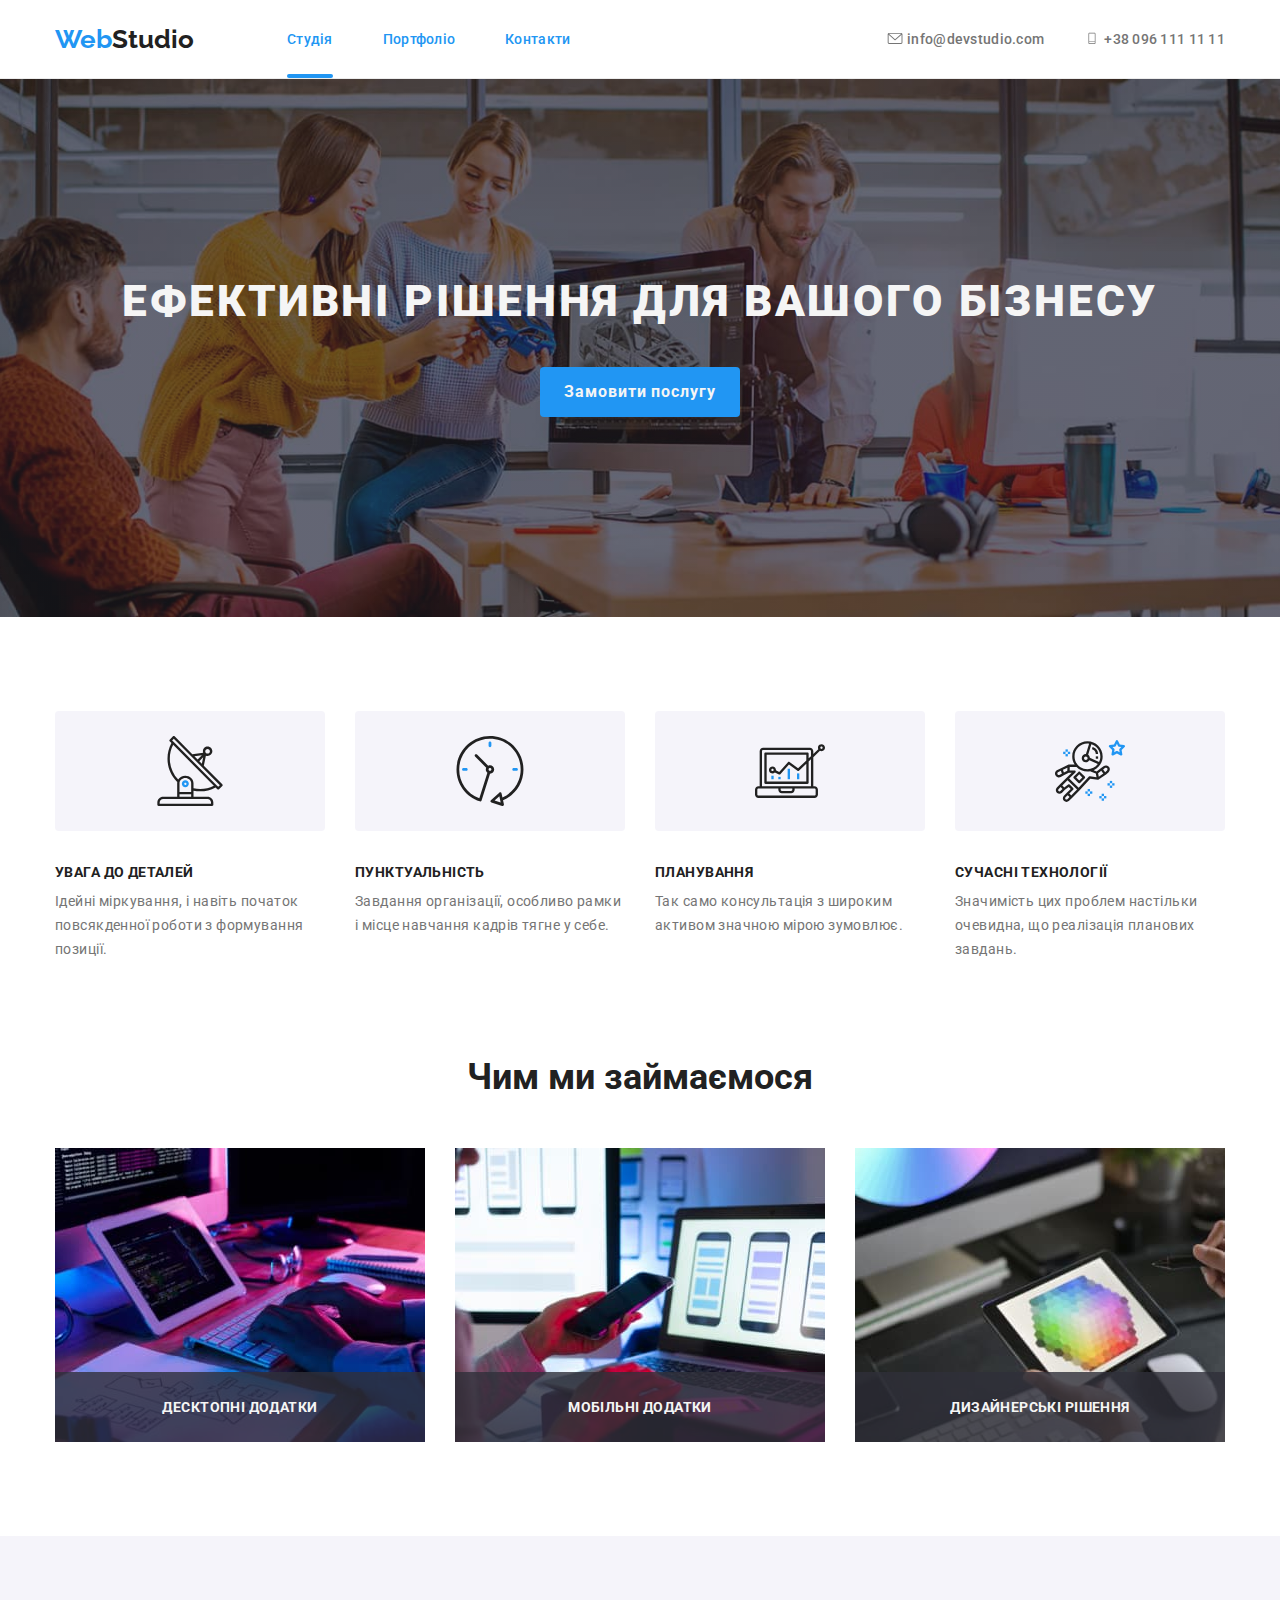
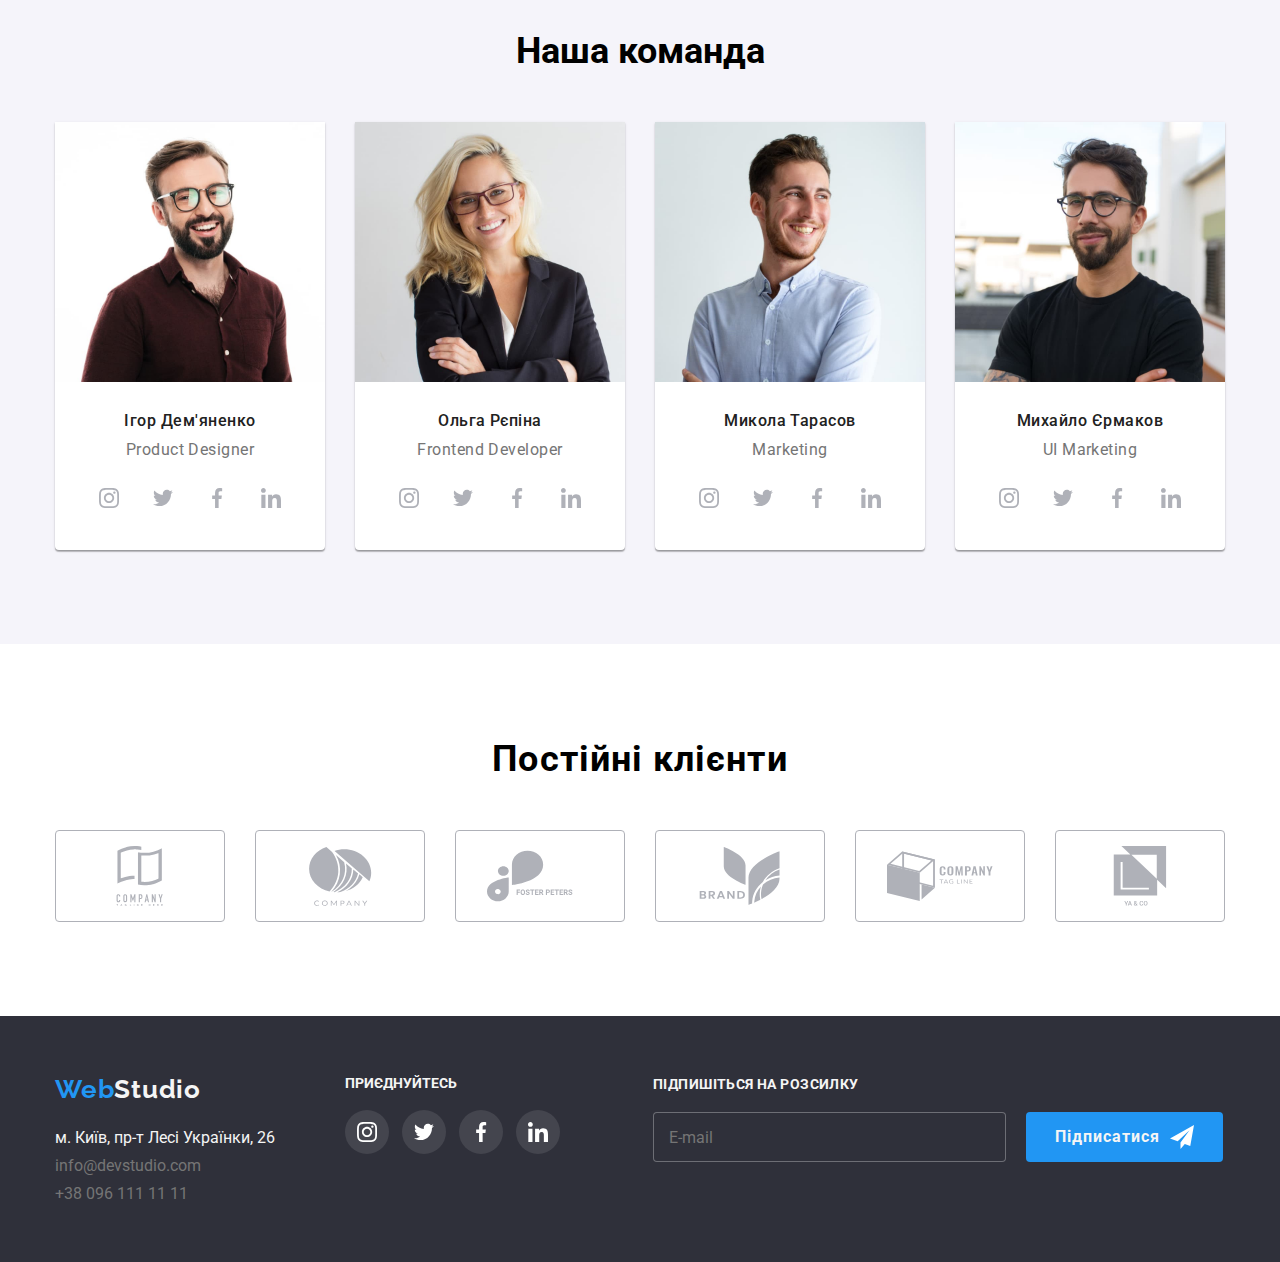
<file: index.html>
<!DOCTYPE html>
<html lang="en">

<head>
  <meta charset="UTF-8" />
  <meta name="viewport" content="width=device-width, initial-scale=1.0" />
  <title>Document</title>

  <link rel="preconnect" href="https://fonts.googleapis.com" />
  <link rel="preconnect" href="https://fonts.gstatic.com" crossorigin />
  <link href="https://fonts.googleapis.com/css2?family=Raleway:ital@0;1&family=Roboto:wght@400;500;700&display=swap"
    rel="stylesheet" />

  <link rel="stylesheet"
    href="https://cdnjs.cloudflare.com/ajax/libs/modern-normalize/2.0.0/modern-normalize.min.css" />

  <link rel="stylesheet" href="./css/normalize.css" />

  <link rel="stylesheet" href="./css/styles.css" />
</head>

<body>
  <!--Шапка сайта-->
  <header>
    <div class="border-header">
      <nav class="container main-nav">
        <a href="./index.html" class="logo">
          <span class="logo-color">Web</span>Studio
        </a>
        <ul class="site-nav link">
          <li class="item current-page">
            <a href="./index.html" class="link">Студія</a>
          </li>
          <li class="item">
            <a href="./portfolio.html" class="link">Портфоліо</a>
          </li>
          <li class="item"><a href="" class="link">Контакти</a></li>
        </ul>

        <ul class="contacts">
          <li class="item">
            <svg class="icon" width="16" height="12">
              <use href="./images/sprite.svg#icon-envelope"></use>
            </svg>
            <a href="" class="nav">info@devstudio.com</a>
          </li>
          <li class="item">
            <svg class="icon" widht="16" height="12">
              <use href="./images/sprite.svg#icon-Vector"></use>
            </svg>
            <a href="" class="phone">+38 096 111 11 11</a>
          </li>
        </ul>
      </nav>
    </div>
  </header>

  <main>
    <!--Герой-->
    <div class="overlay">
      <section class="hero">
        <div class="hero-list">
          <h1 class="hero-title">ЕФЕКТИВНІ РІШЕННЯ ДЛЯ ВАШОГО БІЗНЕСУ</h1>
          <button class="button button-hero" data-modal-open>
            Замовити послугу
          </button>
        </div>
        <div class="backdrop is-hidden" data-modal>
          <div class="modal">
            <p class="title-modal">Залиште свої дані, ми вам передзвонимо</p>

            <form class="form">
              <div class="form-field">
                <label for="name" class="form-label">Ім'я</label>
                <div class="icon-input">
                  <input class="form-input" type="text" name="name" id="name" />
                  <svg class="icon-modal">
                    <use href="./images/icon-sprite.svg#icon-Vector-3"></use>
                  </svg>
                </div>
              </div>
              <div class="form-field">
                <label for="tel">Телефон</label>
                <div class="icon-input">
                  <input class="form-input" type="tel" name="tel" id="tel" />
                  <svg class="icon-modal">
                    <use href="./images/icon-sprite.svg#icon-Vector-4"></use>
                  </svg>
                </div>
              </div>
              <div class="form-field">
                <label for="mail">Пошта</label>
                <div class="icon-input">
                  <input class="form-input" type="email" name="mail" id="mail" />
                  <svg class="icon-modal">
                    <use href="./images/icon-sprite.svg#icon-Vector-5"></use>
                  </svg>
                </div>
              </div>
              <div class="form-field">
                <label for="comment">Коментар</label>
                <textarea class="comment" name="comment" id="comment" rows="10" placeholder="Введіть текст"></textarea>
              </div>

              <div class="policy">
                <label class="label">
                  <input class="checkbox" type="checkbox" name="policy" value="" />
                  <span class="icon-checkbox"></span>
                  Погоджуюся з розсилкою та приймаю Умови договору
                </label>
              </div>

              <div class="btn-send-wrapper">
                <button type="submit" class="btn-send">Відправити</button>
              </div>
            </form>

            <div class="btn-close">
              <div class="icon-close" data-modal-close></div>
            </div>
          </div>
        </div>
      </section>
    </div>

    <!--Переваги-->
    <div class="container">
      <section>
        <ul class="feature-list">
          <div class="works">
            <li class="list-item icon-antenna">
              <h3 class="section-title">УВАГА ДО ДЕТАЛЕЙ</h3>
              <p class="text">
                Ідейні міркування, і навіть початок повсякденної роботи з
                формування позиції.
              </p>
            </li>
          </div>
          <div class="works">
            <li class="list-item icon-clock">
              <h3 class="section-title">ПУНКТУАЛЬНІСТЬ</h3>
              <p class="text">
                Завдання організації, особливо рамки і місце навчання кадрів
                тягне у себе.
              </p>
            </li>
          </div>
          <div class="works">
            <li class="list-item icon-diagram">
              <h3 class="section-title">ПЛАНУВАННЯ</h3>
              <p class="text">
                Так само консультація з широким активом значною мірою
                зумовлює.
              </p>
            </li>
          </div>
          <div class="works">
            <li class="list-item icon-astronaut">
              <h3 class="section-title">СУЧАСНІ ТЕХНОЛОГІЇ</h3>
              <p class="text">
                Значимість цих проблем настільки очевидна, що реалізація
                планових завдань.
              </p>
            </li>
          </div>
        </ul>
      </section>
    </div>

    <!--Приклади робіт-->
    <div class="container">
      <h2 class="section-work">Чим ми займаємося</h2>

      <ul class="work-list">
        <li class="item">
          <div class="product-name">
            <img src="./images/box1.jpg" alt="" width="370" />
            <p class="product-actions">ДЕСКТОПНІ ДОДАТКИ</p>
          </div>
        </li>

        <li class="item">
          <div class="product-name">
            <img src="./images/box2.jpg" alt="" width="370" />
            <p class="product-actions">МОБІЛЬНІ ДОДАТКИ</p>
          </div>
        </li>

        <li class="item">
          <div class="product-name">
            <img src="./images/box3.jpg" alt="" width="370" />
            <p class="product-actions">ДИЗАЙНЕРСЬКІ РІШЕННЯ</p>
          </div>
        </li>
      </ul>
    </div>

    <section class="section-command">
      <!--Наша команда-->
      <div class="bcg-section">
        <div class="container">
          <h2 class="section-list">Наша команда</h2>
          <ul class="command">
            <li class="item-box">
              <img src="images/img(1).jpg" alt="Product Designer" width="270" />
              <div class="team-wrapper">
                <h3 class="name">Ігор Дем'яненко</h3>
                <p class="profession">Product Designer</p>

                <div class="social-icon">
                  <a href="" class="social-links">
                    <svg class="icon-links">
                      <use href="./images/sprite.svg#icon-instagram-2-1"></use>
                    </svg>
                  </a>

                  <a href="" class="social-links">
                    <svg class="icon-links">
                      <use href="./images/sprite.svg#icon-twitter-1-1"></use>
                    </svg>
                  </a>

                  <a href="" class="social-links">
                    <svg class="icon-links">
                      <use href="./images/sprite.svg#icon-facebook-1-1"></use>
                    </svg>
                  </a>

                  <a href="" class="social-links">
                    <svg class="icon-links">
                      <use href="./images/sprite.svg#icon-linkedin-1-1"></use>
                    </svg>
                  </a>
                </div>
              </div>
            </li>

            <li class="item-box">
              <img src="images/img(2).jpg" alt="Frontend Developer" width="270" />
              <div class="team-wrapper">
                <h3 class="name">Ольга Рєпіна</h3>
                <p class="profession">Frontend Developer</p>

                <div class="social-icon">
                  <a href="" class="social-links">
                    <svg class="icon-links">
                      <use href="./images/sprite.svg#icon-instagram-2-1"></use>
                    </svg>
                  </a>

                  <a href="" class="social-links">
                    <svg class="icon-links">
                      <use href="./images/sprite.svg#icon-twitter-1-1"></use>
                    </svg>
                  </a>

                  <a href="" class="social-links">
                    <svg class="icon-links">
                      <use href="./images/sprite.svg#icon-facebook-1-1"></use>
                    </svg>
                  </a>

                  <a href="" class="social-links">
                    <svg class="icon-links">
                      <use href="./images/sprite.svg#icon-linkedin-1-1"></use>
                    </svg>
                  </a>
                </div>
              </div>
            </li>

            <li class="item-box">
              <img src="images/img(3).jpg" alt="Marketing" width="270" />
              <div class="team-wrapper">
                <h3 class="name">Микола Тарасов</h3>
                <p class="profession">Marketing</p>

                <div class="social-icon">
                  <a href="" class="social-links">
                    <svg class="icon-links">
                      <use href="./images/sprite.svg#icon-instagram-2-1"></use>
                    </svg>
                  </a>

                  <a href="" class="social-links">
                    <svg class="icon-links">
                      <use href="./images/sprite.svg#icon-twitter-1-1"></use>
                    </svg>
                  </a>

                  <a href="" class="social-links">
                    <svg class="icon-links">
                      <use href="./images/sprite.svg#icon-facebook-1-1"></use>
                    </svg>
                  </a>

                  <a href="" class="social-links">
                    <svg class="icon-links">
                      <use href="./images/sprite.svg#icon-linkedin-1-1"></use>
                    </svg>
                  </a>
                </div>
              </div>
            </li>

            <li class="item-box">
              <img src="images/img(4).jpg" alt="UI Marketing" width="270" />
              <div class="team-wrapper">
                <h3 class="name">Михайло Єрмаков</h3>
                <p class="profession">UI Marketing</p>

                <div class="social-icon">
                  <a href="" class="social-links">
                    <svg class="icon-links">
                      <use href="./images/sprite.svg#icon-instagram-2-1"></use>
                    </svg>
                  </a>

                  <a href="" class="social-links">
                    <svg class="icon-links">
                      <use href="./images/sprite.svg#icon-twitter-1-1"></use>
                    </svg>
                  </a>

                  <a href="" class="social-links">
                    <svg class="icon-links">
                      <use href="./images/sprite.svg#icon-facebook-1-1"></use>
                    </svg>
                  </a>

                  <a href="" class="social-links">
                    <svg class="icon-links">
                      <use href="./images/sprite.svg#icon-linkedin-1-1"></use>
                    </svg>
                  </a>
                </div>
              </div>
            </li>
          </ul>
        </div>
      </div>
    </section>

    <div class="container">
      <div class="clients-wrapper">
        <h2 class="clients">Постійні клієнти</h2>
        <ul class="client-list">
          <li class="client-box">
            <svg class="client-logo">
              <use href="./images/sprite.svg#icon-group-1"></use>
            </svg>
          </li>
          <li class="client-box">
            <svg class="client-logo">
              <use href="./images/sprite.svg#icon-group-2"></use>
            </svg>
          </li>
          <li class="client-box">
            <svg class="client-logo">
              <use href="./images/sprite.svg#icon-group-3"></use>
            </svg>
          </li>
          <li class="client-box">
            <svg class="client-logo">
              <use href="./images/sprite.svg#icon-group-4"></use>
            </svg>
          </li>
          <li class="client-box">
            <svg class="client-logo">
              <use href="./images/sprite.svg#icon-group-5"></use>
            </svg>
          </li>
          <li class="client-box">
            <svg class="client-logo">
              <use href="./images/sprite.svg#icon-group-6"></use>
            </svg>
          </li>
        </ul>
      </div>
    </div>
  </main>

  <!--Футер-->
  <footer>
    <div class="bcg-footer">
      <div class="container">
        <div class="footer-content">
          <div class="footer-block">
            <a href="./index.html" class="logo-1">
              <span class="logo-color-1">Web</span>Studio</a>
            <ul class="address">
              <li class="street">м. Київ, пр-т Лесі Українки, 26</li>
              <li class="mail">info@devstudio.com</li>
              <li class="tel">+38 096 111 11 11</li>
            </ul>
          </div>

          <div class="footer-social">
          <div>
              <div class="icon-social"></div>
            <h3 class="footer-title">ПРИЄДНУЙТЕСЬ</h3>
            <div class="social-links-footer">
              <svg class="icon-links">
                <use href="./images/sprite.svg#icon-instagram-2-1"></use>
              </svg>
            </div>

            <div class="social-links-footer">
              <svg class="icon-links">
                <use href="./images/sprite.svg#icon-twitter-1-1"></use>
              </svg>
            </div>

            <div class="social-links-footer">
              <svg class="icon-links">
                <use href="./images/sprite.svg#icon-facebook-1-1"></use>
              </svg>
            </div>

            <div class="social-links-footer">
              <svg class="icon-links">
                <use href="./images/sprite.svg#icon-linkedin-1-1"></use>
              </svg>
            </div>
            </div>
          </div>

          <div class="mailing"><label class="label-footer" for="mail">ПІДПИШІТЬСЯ НА РОЗСИЛКУ</label>
            <div class="footer-mailing">
              <input class="input-footer" type="email" name="mail" id="mail" placeholder="E-mail" />
              <button type="submit" class="btn-footer">Підписатися</button>
            </div>
          </div>
        </div>
      </div>
    </div>
    </div>
  </footer>
  <script src="./modal.js"></script>
</body>

</html>
</file>
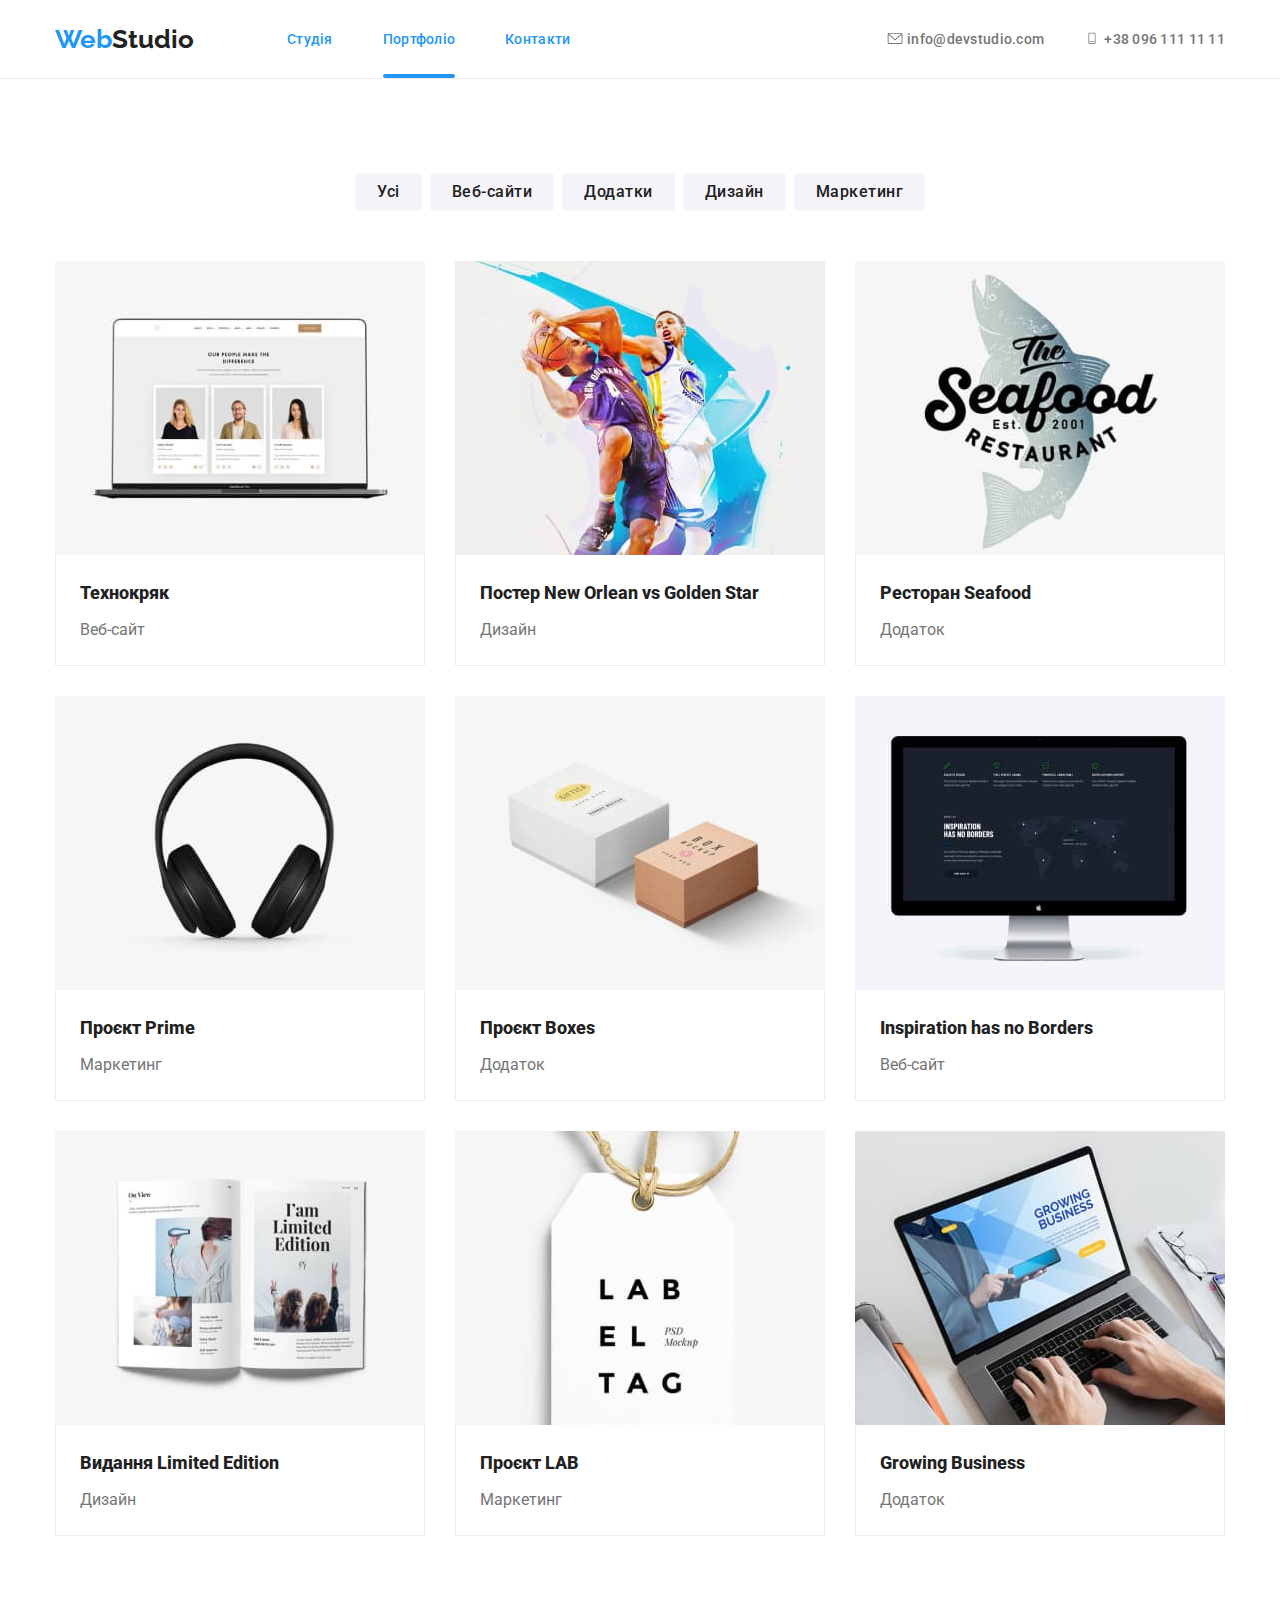
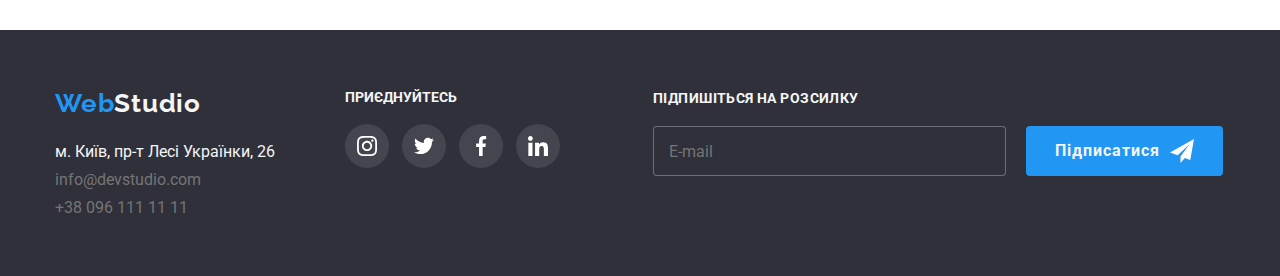
<file: portfolio.html>
<!DOCTYPE html>
<html lang="en">

<head>
  <meta charset="UTF-8" />
  <meta name="viewport" content="width=device-width, initial-scale=1.0" />
  <title>Document</title>

  <link rel="preconnect" href="https://fonts.googleapis.com" />
  <link rel="preconnect" href="https://fonts.gstatic.com" crossorigin />
  <link href="https://fonts.googleapis.com/css2?family=Raleway:ital@0;1&family=Roboto:wght@400;500;700&display=swap"
    rel="stylesheet" />

  <link rel="stylesheet"
    href="https://cdnjs.cloudflare.com/ajax/libs/modern-normalize/2.0.0/modern-normalize.min.css" />

  <link rel="stylesheet" href="./css/normalize.css" />

  <link rel="stylesheet" href="./css/styles.css" />
</head>

<body>
  <!--Шапка сайта-->
  <header>
    <div class="border-header">
      <nav class="container main-nav">
        <a href="./index.html" class="logo">
          <span class="logo-color">Web</span>Studio
        </a>
        <ul class="site-nav link">
          <li class="item">
            <a href="./index.html" class="link">Студія</a>
          </li>
          <li class="item current-page">
            <a href="./portfolio.html" class="link">Портфоліо</a>
          </li>
          <li class="item"><a href="" class="link">Контакти</a></li>
        </ul>

        <ul class="contacts">
          <li class="item">
            <svg class="icon" width="16" height="12">
              <use href="./images/sprite.svg#icon-envelope"></use>
            </svg>
            <a href="" class="nav">info@devstudio.com</a>
          </li>
          <li class="item">
            <svg class="icon" widht="16" height="12">
              <use href="./images/sprite.svg#icon-Vector"></use>
            </svg>
            <a href="" class="phone">+38 096 111 11 11</a>
          </li>
        </ul>
      </nav>
    </div>
  </header>


  <main>


    <div class="container">
      <div class="product-wrapper">
        <ul class="button-list">
          <li class="button-title">
            <button type="button" class="button-a">Усі</button>
          </li>
          <li class="button-title">
            <button type="button" class="button-a">Веб-сайти</button>
          </li>
          <li class="button-title">
            <button type="button" class="button-a">Додатки</button>
          </li>
          <li class="button-title">
            <button type="button" class="button-a">Дизайн</button>
          </li>
          <li class="button-title">
            <button type="button" class="button-a">Маркетинг</button>
          </li>
        </ul>
        <ul class="flex-container">
          <li class="flex-element">
            <div class="active-link-wrapper">
              <img src="./images/img%20(2).jpg" alt="Web-site" width="370" />
              <p class="active-link">Ресурс пропонує комплексні пропозиції з різним рівнем функціоналу та сервісів. Все
                це дозволить відвідувачу отримати вичерпні відомості про компанію чи приватну особу.</p>
            </div>
            <div class="border-portfolio">
              <div class="box-title">
                <h3 class="name-box">Технокряк</h3>
                <p class="filtrs">Веб-сайт</p>
              </div>
            </div>
          </li>

          <li class="flex-element">
            <div class="active-link-wrapper">
              <img src="./images/img%20(3).jpg" alt="Poster" width="370" />
              <p class="active-link">Ресурс пропонує комплексні пропозиції з різним рівнем функціоналу та сервісів. Все
                це дозволить відвідувачу отримати вичерпні відомості про компанію чи приватну особу.</p>
            </div>
            <div class="border-portfolio">
              <div class="box-title">
                <h3 class="name-box">Постер New Orlean vs Golden Star</h3>
                <p class="filtrs">Дизайн</p>
              </div>
            </div>
          </li>

          <li class="flex-element">
            <div class="active-link-wrapper">
              <img src="./images/img%20(4).jpg" alt="Restaurant" width="370" />
              <p class="active-link">Ресурс пропонує комплексні пропозиції з різним рівнем функціоналу та сервісів. Все
                це дозволить відвідувачу отримати вичерпні відомості про компанію чи приватну особу.</p>
            </div>
            <div class="border-portfolio">
              <div class="box-title">
                <h3 class="name-box">Ресторан Seafood</h3>
                <p class="filtrs">Додаток</p>
              </div>
            </div>
          </li>

          <li class="flex-element">
            <div class="active-link-wrapper">
              <img src="./images/img%20(5).jpg" alt="Marketing" width="370" />
              <p class="active-link">Ресурс пропонує комплексні пропозиції з різним рівнем функціоналу та сервісів. Все
                це дозволить відвідувачу отримати вичерпні відомості про компанію чи приватну особу.</p>
            </div>
            <div class="border-portfolio">
                <div class="box-title">
                  <h3 class="name-box">Проєкт Prime</h3>
                  <p class="filtrs">Маркетинг</p>
                </div>
              </div>
          </li>

          <li class="flex-element">
            <div class="active-link-wrapper">
              <img src="./images/img%20(6).jpg" alt="Boxes" width="370" />
            <p class="active-link">Ресурс пропонує комплексні пропозиції з різним рівнем функціоналу та сервісів. Все
                це дозволить відвідувачу отримати вичерпні відомості про компанію чи приватну особу.</p>
            </div>
            <div class="border-portfolio">
              <div class="box-title">
                <h3 class="name-box">Проєкт Boxes</h3>
                <p class="filtrs">Додаток</p>
              </div>
            </div>
          </li>

          <li class="flex-element">
            <div class="active-link-wrapper">
              <img src="./images/img%20(7).jpg" alt="Inspiration has no Borders" width="370" />
            <p class="active-link">Ресурс пропонує комплексні пропозиції з різним рівнем функціоналу та сервісів. Все
                це дозволить відвідувачу отримати вичерпні відомості про компанію чи приватну особу.</p>
            </div>
            <div class="border-portfolio">
              <div class="box-title">
                <h3 class="name-box">Inspiration has no Borders</h3>
                <p class="filtrs">Веб-сайт</p>
              </div>
            </div>
          </li>

          <li class="flex-element">
            <div class="active-link-wrapper">
              <img src="./images/img%20(8).jpg" alt="Edition Limited Edition" width="370" />
            <p class="active-link">Ресурс пропонує комплексні пропозиції з різним рівнем функціоналу та сервісів. Все
                це дозволить відвідувачу отримати вичерпні відомості про компанію чи приватну особу.</p>
            </div>
            <div class="border-portfolio">
              <div class="box-title">
                <h3 class="name-box">Видання Limited Edition</h3>
                <p class="filtrs">Дизайн</p>
              </div>
            </div>
          </li>

          <li class="flex-element">
            <div class="active-link-wrapper">
              <img src="./images/img%20(9).jpg" alt="Project LAB" width="370" />
            <p class="active-link">Ресурс пропонує комплексні пропозиції з різним рівнем функціоналу та сервісів. Все
                це дозволить відвідувачу отримати вичерпні відомості про компанію чи приватну особу.</p>
            </div>
            <div class="border-portfolio">
              <div class="box-title">
                <h3 class="name-box">Проєкт LAB</h3>
                <p class="filtrs">Маркетинг</p>
              </div>
            </div>
          </li>

          <li class="flex-element">
            <div class="active-link-wrapper">
              <img src="./images/img%20(10).jpg" alt="Growing Business" width="370" />
            <p class="active-link">Ресурс пропонує комплексні пропозиції з різним рівнем функціоналу та сервісів. Все
                це дозволить відвідувачу отримати вичерпні відомості про компанію чи приватну особу.</p>
            </div>
            <div class="border-portfolio">
              <div class="box-title">
                <h3 class="name-box">Growing Business</h3>
                <p class="filtrs">Додаток</p>
              </div>
            </div>
          </li>
        </ul>
      </div>
    </div>
  </main>

  <!--Футер-->
  <footer>
    <div class="bcg-footer">
      <div class="container">
        <div class="footer-content">
          <div class="footer-block">
            <a href="./index.html" class="logo-1">
              <span class="logo-color-1">Web</span>Studio</a>
            <ul class="address">
              <li class="street">м. Київ, пр-т Лесі Українки, 26</li>
              <li class="mail">info@devstudio.com</li>
              <li class="tel">+38 096 111 11 11</li>
            </ul>
          </div>

          <div class="footer-social">
          <div>
              <div class="icon-social"></div>
            <h3 class="footer-title">ПРИЄДНУЙТЕСЬ</h3>
            <div class="social-links-footer">
              <svg class="icon-links">
                <use href="./images/sprite.svg#icon-instagram-2-1"></use>
              </svg>
            </div>

            <div class="social-links-footer">
              <svg class="icon-links">
                <use href="./images/sprite.svg#icon-twitter-1-1"></use>
              </svg>
            </div>

            <div class="social-links-footer">
              <svg class="icon-links">
                <use href="./images/sprite.svg#icon-facebook-1-1"></use>
              </svg>
            </div>

            <div class="social-links-footer">
              <svg class="icon-links">
                <use href="./images/sprite.svg#icon-linkedin-1-1"></use>
              </svg>
            </div>
            </div>
          </div>

          <div class="mailing"><label class="label-footer" for="mail">ПІДПИШІТЬСЯ НА РОЗСИЛКУ</label>
            <div class="footer-mailing">
              <input class="input-footer" type="email" name="mail" id="mail" placeholder="E-mail" />
              <button class="btn-footer">Підписатися</button>
            </div>
          </div>
        </div>
      </div>
    </div>
    </div>
  </footer>
</body>

</html>
</file>
<file: css/styles.css>
:root {
  --grey: #757575;
  --black: #212121;
  --blue: #2196f3;
  --white: #f5f5f5;
  --dark-grey: #2f303a;
}

body {
  font-family: Roboto, sans-serif;
}

.container {
  margin-left: auto;
  margin-right: auto;
  width: 1200px;
  padding-left: 15px;
  padding-right: 15px;
}

.product-wrapper {
  padding: 94px 0;
}

.flex-container {
  display: flex;
  flex-wrap: wrap;
}

.flex-element {
  width: 370px;
  margin-right: 30px;
  margin-bottom: 30px;
}

.active-link-wrapper {
  position: relative;
  overflow: hidden;
}

.active-link-wrapper:hover .active-link {
  transform: translateY(-100%);
  opacity: 1;
}

.active-link {
  position: absolute;
  bottom: -100%;
  left: 0;
  background-color: rgba(33, 150, 243, 0.9);
  width: 100%;
  height: 100%;
  display: flex;
  padding: 24px;
  opacity: 0;
  transition: transform 250ms cubic-bezier(0.4, 0, 0.2, 1), opacity 250ms cubic-bezier(0.4, 0, 0.2, 1);

  color: var(--white);
  justify-content: center;
  align-items: center;
  font-family: Roboto;
  font-size: 18px;
  font-weight: 400;
  line-height: 28px;
  letter-spacing: 0.03em;
}

.flex-element:hover {
  box-shadow: 1px 4px 6px 0px rgba(0, 0, 0, 0.16),
    0px 4px 4px 0px rgba(0, 0, 0, 0.06), 0px 1px 1px 0px rgba(0, 0, 0, 0.12);
}

.flex-element:nth-last-child(-n + 3) {
  margin-bottom: 0;
}

.flex-element:nth-child(3n) {
  margin-right: 0;
}

ul {
  list-style: none;
}

.logo {
  color: var(--black);
  font-family: Raleway, cursive;
  font-weight: 700;
  font-size: 26px;
  line-height: 1.17;
  text-decoration: none;
}

.logo-color {
  color: var(--blue);
}

.logo:hover,
.logo:focus {
  color: yellow;
}

.logo:hover .logo-color,
.logo:focus .logo-color {
  color: yellow;
}

.logo-1 {
  color: var(--white);
  font-family: Raleway, cursive;
  font-weight: 700;
  font-size: 26px;
  letter-spacing: 0.03em;
  text-decoration: none;
}

.logo-color-1 {
  color: var(--blue);
}

.nav {
  color: var(--grey);
  text-decoration: none;
  font-weight: 500;
  font-size: 14px;
  letter-spacing: 0.02em;

  transition: background-color 250ms cubic-bezier(0.4, 0, 0.2, 1),
    color 250ms cubic-bezier(0.4, 0, 0.2, 1);
}

.nav:hover,
.nav:focus {
  color: var(--blue);
}

.icon {
  width: 16px;
  height: 12px;
  fill: #757575;
}

.item {
  position: relative;
}

.item:hover .icon {
  fill: var(--blue);
}

.phone {
  color: var(--grey);
  text-decoration: none;
  font-weight: 500;
  font-size: 14px;
  letter-spacing: 0.02em;

  transition: background-color 250ms cubic-bezier(0.4, 0, 0.2, 1),
    color 250ms cubic-bezier(0.4, 0, 0.2, 1);
}

.phone:hover,
.phone:focus {
  color: var(--blue);
}

.border-header {
  border-bottom: 1px solid #ececec;
}

.border-portfolio {
  border-left: 1px solid #eeeeee;
  border-right: 1px solid #eeeeee;
  border-bottom: 1px solid #eeeeee;
}

.main-nav {
  display: flex;
  align-items: center;
}

.site-nav {
  font-weight: 500;
  font-size: 14px;
  letter-spacing: 0.02em;

  display: flex;
  margin-left: 93px;
}

.site-nav .item {
  margin-right: 50px;
}

.site-nav .item:last-child {
  margin-right: 0;
}

.site-nav li:hover>a,
.site-nav li:focus>a {
  color: var(--blue);
}

.site-nav .link {
  color: var(--blue);
}

.site-nav .link {
  display: block;
  padding-top: 32px;
  padding-bottom: 32px;

  transition: background-color 250ms cubic-bezier(0.4, 0, 0.2, 1),
    color 250ms cubic-bezier(0.4, 0, 0.2, 1);
}

.site-nav .link:hover,
.site-nav .link:focus {
  color: var(--blue);
}

.current-page::after {
  content: "";
  position: absolute;
  left: 0;
  bottom: 0;

  display: block;
  width: 100%;
  height: 4px;
  background-color: var(--blue);
  border-radius: 2px;
}

.item>.link::after {
  content: "";
  position: absolute;
  left: 0;
  bottom: 0;

  display: block;
  width: 100%;
  height: 4px;
  background-color: var(--blue);
  border-radius: 2px;

  opacity: 0;
  transition: opacity 250ms cubic-bezier(0.4, 0, 0.2, 1);
}

.item>.link:hover::after {
  opacity: 1;
}

.item-box {
  margin-right: 30px;
  background-color: rgba(255, 255, 255, 1);
  border-radius: 0px 0px 4px 4px;
  box-shadow: 0px 2px 1px 0px rgba(0, 0, 0, 0.2),
    0px 1px 1px 0px rgba(0, 0, 0, 0.14), 0px 1px 3px 0px rgba(0, 0, 0, 0.12);
}

.item-box:last-child {
  margin-right: 0;
}

.social-links {
  display: flex;
  align-items: center;
  justify-content: center;
  fill: #afb1b8;
  margin-right: 10px;
  border-radius: 50px;
  width: 44px;
  height: 44px;

  transition: background-color 250ms cubic-bezier(0.4, 0, 0.2, 1),
    fill 250ms cubic-bezier(0.4, 0, 0.2, 1);
}

.social-links:last-child {
  margin: 0;
}

.social-icon {
  display: flex;
  margin-top: 16px;
}

.icon-links {
  width: 20px;
  height: 20px;
}

.social-links:hover,
.social-links:focus {
  fill: var(--white);
  background-color: var(--blue);
}

.list-item::before {
  display: inline-block;
  content: "";
  width: 270px;
  height: 120px;
  background-size: 70px;
  background-repeat: no-repeat;
  background-position: center;
  background-color: #f5f4fa;

  margin-bottom: 30px;
  border-radius: 4px;
}

.works {
  margin-right: 30px;
}

.works:last-child {
  margin-right: 0;
}

.icon-antenna::before {
  background-image: url(../images/antenna\ 1.svg);
}

.icon-clock::before {
  background-image: url(../images/clock\ 1.svg);
}

.icon-diagram::before {
  background-image: url(../images/diagram\ 1.svg);
}

.icon-astronaut::before {
  background-image: url(../images/astronaut\ 1.svg);
}

.link {
  color: var(--black);
  text-decoration: none;
}

.contacts {
  display: flex;
  margin-left: auto;
}

.contacts .item {
  margin-right: 40px;
}

.contacts .item:last-child {
  margin-right: 0;
}

.hero {
  color: var(--white);
  text-align: center;
  font-weight: 900;
  font-size: 44px;
  line-height: 1.36;
  letter-spacing: 0.06em;
}

.hero-list {
  padding: 200px 15px;
}

.hero-title {
  margin-bottom: 30px;
}

.backdrop {
  position: fixed;
  z-index: 1;
  top: 0;
  left: 0;
  width: 100%;
  height: 100%;
  background-color: rgba(0, 0, 0, 0.2);

  opacity: 1;
  transition: opacity 250ms cubic-bezier(0.4, 0, 0.2, 1);
}

.backdrop.is-hidden {
  opacity: 0;
  pointer-events: none;
}

.modal {
  position: absolute;
  top: 50%;
  left: 50%;
  transform: translate(-50%, -50%);

  min-width: 528px;
  height: 581px;
  background-color: rgba(255, 255, 255, 1);
  z-index: 100;

  font-family: Roboto;
  font-size: 12px;
  font-weight: 400;
  line-height: 14.06px;
  letter-spacing: 0.01em;
  text-align: left;

  color: rgba(117, 117, 117, 1);
  padding: 40px;
}

.form {
  width: 448px;
  height: 342px;
  margin-left: auto;
  margin-right: auto;
  margin-top: 12px;
}

.form-field {
  position: relative;
  display: flex;
  flex-direction: column;
  margin-bottom: 10px;
}

.form-field input {
  margin: 0;
  padding: 11px 30px;
  border-radius: 4px;
  border: 1px solid rgba(33, 33, 33, 0.2);
}

.form-field input:focus,
.form-field input:focus+.icon-modal {
  border-color: #2196f3;
  fill: #2196f3;
}

.form-input {
  width: 100%;
}

.form-field label {
  margin-bottom: 4px;
}

.form-input:focus {
  color: #2196f3;
}

.comment {
  width: 448px;
  height: 120px;
  border-radius: 4px;
  border: 1px solid rgba(33, 33, 33, 0.2);
  padding: 12px 16px;

  resize: none;
}

.comment:focus {
  border-color: #2196f3;
}

.policy {
  margin-top: 20px;
}

.checkbox{
  -moz-appearance: none;
  appearance: none;

  position: absolute;
}

.label {
  display: flex;
  align-items: center;
}

.icon-checkbox {
  display: inline-block;
  width: 16px;
  height: 15px;

  border: 2px solid black;
  border-radius: 3px;

  margin-right: 7px;
}

.checkbox:checked + .icon-checkbox {
  border-color: transparent;
  background-color: rgba(33, 150, 243, 1);
  background-image: url(../images/Vector\ \(6\).svg);
  background-size: contain;
  background-repeat: no-repeat;
  background-origin: border-box;
  background-position: center;
}

.icon-modal {
  position: absolute;
  top: 12px;
  bottom: 0;
  left: 11px;
  display: inline-block;
  width: 12px;
  height: 12px;
}

.btn-send {
  width: 200px;
  height: 50px;
  border-radius: 4px;
  background-color: var(--blue);
  color: var(--white);
  padding: 10px 52px;
  align-items: center;
  justify-content: center;
  margin-top: 30px;

  font-family: Roboto;
  font-size: 16px;
  font-weight: 700;
  line-height: 30px;
  letter-spacing: 0.06em;
  text-align: center;
}

.btn-send-wrapper {
  width: 100%;
  display: flex;
  justify-content: center;
}

.icon-input {
  position: relative;
}

.title-modal {
  font-family: Roboto;
  font-size: 20px;
  font-weight: 700;
  line-height: 23.44px;
  letter-spacing: 0.03em;
  text-align: center;
  color: rgba(33, 33, 33, 1);

  margin-left: 40px;
  margin-right: 40px;
}

.btn-close {
  display: inline-flex;
  justify-content: center;
  align-items: center;
  position: absolute;
  top: 8px;
  right: 8px;
  width: 30px;
  height: 30px;
  color: #212121;
  border-radius: 50%;
  border: 1px solid rgba(0, 0, 0, 0.1);
  cursor: pointer;

  transition: background-color 250ms cubic-bezier(0.4, 0, 0.2, 1);
}

.btn-close:hover,
.btn-close:focus {
  background-color: var(--blue)
}

.icon-close {
  width: 11px;
  height: 11px;
  background-image: url(../images/Vector\ \(2\).svg);
}

.mailing {
  display: inline-block;
  width: 570px;
  height: 86px;
  margin-left: 93px;
}

.input-footer {
  width: 358px;
  height: 50px;
  background-color: rgba(47, 48, 58, 1);
  padding: 15px;
  margin-top: 20px;

  border: 1px solid rgba(255, 255, 255, 0.3);
  border-radius: 4px;

  color: var(--white);
}

.label-footer {
  font-family: Roboto;
  font-size: 14px;
  font-weight: 700;
  line-height: 16.41px;
  letter-spacing: 0.03em;
  text-align: left;
}

.footer-mailing {
  display: flex;
  align-items: end;
}

.btn-footer {
  display: flex;
  justify-content: center;
  align-items: center;
  width: 200px;
  height: 50px;
  border-radius: 4px;
  background-color: var(--blue);
  color: var(--white);
  padding-top: 10px;
  padding-bottom: 10px;
  padding-left: 28px;
  margin-left: 20px;
  

  font-family: Roboto;
  font-size: 16px;
  font-weight: 700;
  line-height: 30px;
  letter-spacing: 0.06em;
  text-align: center;
}

.btn-footer:hover, 
.btn-footer:focus {
  color: var(--dark-grey);
  fill: #2196f3;
}

.btn-footer::after {
  display: inline-block;
  content: "";
  width: 24px;
  height: 24px;
  background-image: url(../images/icon\ telegram.svg);
  background-repeat: no-repeat;
  background-size: contain;
  background-color:  var(--blue);

  margin-left: 10px;
  margin-right: 28px;
}

.mailing {
  margin-left: 93px;
}

.button {
  display: inline-block;
  border-radius: 4px;
  padding: 10px 24px;
  min-width: 200px;

  color: var(--white);
  background-color: var(--blue);

  font-weight: 700;
  font-size: 16px;
  line-height: 1.87;
  letter-spacing: 0.06em;
  text-align: center;
  text-decoration: none;

  transition: background-color 250ms cubic-bezier(0.4, 0, 0.2, 1),
    color 250ms cubic-bezier(0.4, 0, 0.2, 1);
}

.button-hero:hover,
.button-hero:focus {
  color: #2196f3;
  background-color: #2f303a;
}

.button-a {
  color: var(--black);
  background-color: #f5f4fa;
  font-family: Roboto, sans-serif;
  font-weight: 500;
  font-size: 16px;
  line-height: 1.62;
  letter-spacing: 0.5px;
  text-decoration: none;
  text-align: center;

  padding: 6px 22px;
  border-radius: 4px;

  transition: background-color 250ms cubic-bezier(0.4, 0, 0.2, 1),
    color 250ms cubic-bezier(0.4, 0, 0.2, 1);
}

.button-a:hover,
.button-a:focus {
  color: var(--white);
  background-color: var(--blue);
  box-shadow: 0px 2px 2px 0px rgba(0, 0, 0, 0.12);
  box-shadow: 0px 1px 2px 0px rgba(0, 0, 0, 0.08);
  box-shadow: 0px 3px 1px 0px rgba(0, 0, 0, 0.1);
}

.button-list {
  justify-content: center;
  display: flex;
  gap: 8px;
  margin-bottom: 50px;
}

.feature-list {
  display: flex;
  padding: 94px 0;
}

.section-title {
  color: var(--black);
  font-weight: 700;
  font-size: 14px;
  line-height: 1.17;
  letter-spacing: 0.03em;

  margin-bottom: 10px;
}

.section-work {
  color: var(--black);
  text-align: center;
  font-weight: 700;
  font-size: 36px;
  line-height: 1.17;

  margin-bottom: 50px;
}

.work-list {
  text-align: center;
  display: flex;
}

.product-actions {
  width: 100%;
  height: 70px;

  position: absolute;
  bottom: 0;
  color: var(--white);
  background-color: rgba(47, 48, 58, 0.8);
  display: flex;
  align-items: center;
  justify-content: center;

  font-family: Roboto;
  font-size: 14px;
  font-weight: 700;
  line-height: 16.41px;
  letter-spacing: 0.03em;
}

.product-name {
  position: relative;
}

.work-list .item {
  margin-right: 30px;
  padding-bottom: 94px;
}

.work-list .item:last-child {
  margin-right: 0;
}

.section-list {
  text-align: center;
  font-weight: 700;
  font-size: 36px;
  line-height: 1.17;

  padding-top: 94px;
  padding-bottom: 50px;
}

.team-wrapper {
  padding: 30px 32px;
}

.text {
  color: var(--grey);
  font-weight: 400;
  font-size: 14px;
  line-height: 1.71;
  letter-spacing: 0.03em;
}

.name {
  color: var(--black);
  font-weight: 500;
  font-size: 16px;
  line-height: 1.17;
  letter-spacing: 0.03em;
}

.profession {
  color: var(--grey);
  font-weight: 400;
  font-size: 16px;
  line-height: 1.17;
  letter-spacing: 0.03em;

  margin-top: 10px;
}

.command {
  text-align: center;
  display: flex;
}

.command .item {
  margin-right: 30px;
}

.command .item:last-child {
  margin-right: 0;
}

.bcg-section {
  background-color: #f5f4fa;
  padding-bottom: 94px;
}

.bcg-footer {
  background-color: var(--dark-grey);
}

.name-box {
  color: var(--black);
  font-weight: 800;
  font-size: 18px;
  line-height: 2;
  letter-spacing: 6%;
}

.filtrs {
  color: var(--grey);
  font-weight: 400;
  font-size: 16px;
  line-height: 1.87;
  letter-spacing: 3%;
}

.icon-social{
  display: flex;
}

.footer-block {
  margin-right: 70px;
}

.footer-title {
  font-weight: 700;
  font-size: 14px;
  margin-bottom: 20px;
}

.footer-content {
  display: flex;
  width: 1170px;
  color: var(--white);
  padding-top: 60px;
  padding-bottom: 60px;
}

.social-links-footer {
  display: inline-flex;
  align-items: center;
  justify-content: center;
  fill: rgba(255, 255, 255, 1);
  background-color: rgba(255, 255, 255, 0.1);
  border-radius: 50px;
  width: 44px;
  height: 44px;

  margin-right: 9px;

  transition: background-color 250ms cubic-bezier(0.4, 0, 0.2, 1),
    color 250ms cubic-bezier(0.4, 0, 0.2, 1);
}

.social-links-footer:last-child {
  margin: 0;
}

.social-links-footer:hover,
.social-links-footer:focus {
  color: rgba(255, 255, 255, 1);
  background-color: var(--blue);
}

.street {
  margin-bottom: 12px;
}

.mail {
  margin-bottom: 12px;
  color: #757575;
}

.tel {
  color: #757575;
}

.address {
  margin-top: 28px;
}

.box-title {
  padding: 20px 24px;
}

.name-box {
  margin-bottom: 4px;
}

.overlay {
  max-width: 1600px;
  max-height: 600px;
  margin-left: auto;
  margin-right: auto;
  background-image: linear-gradient(to right,
      rgba(47, 48, 58, 0.4),
      rgba(47, 48, 58, 0.4)),
    url("../images/Img-hero\(1\).jpg");
  background-repeat: no-repeat;
  background-position: center;
  background-size: cover;
}

.clients-wrapper {
  padding: 94px 0;
}

.clients {
  font-family: Roboto;
  font-size: 36px;
  font-weight: 700;
  line-height: 42.19px;
  letter-spacing: 0.03em;
  text-align: center;
  margin-bottom: 50px;
}

.client-box {
  display: flex;
  align-items: center;
  justify-content: center;
  fill: rgba(175, 177, 184, 1);
  width: 170px;
  height: 92px;
  border-radius: 4px;
  border: 1px solid rgba(175, 177, 184, 1);
  margin-right: 30px;

  transition: fill 250ms cubic-bezier(0.4, 0, 0.2, 1),
    border-color 250ms cubic-bezier(0.4, 0, 0.2, 1);
}

.client-box:last-child {
  margin: 0;
}

.client-box:hover,
.client-box:focus {
  fill: #2196f3;
  border-color: #2196f3;
}

.client-list {
  display: flex;
}

.client-logo {
  width: 106px;
  height: 60px;
}
</file>
